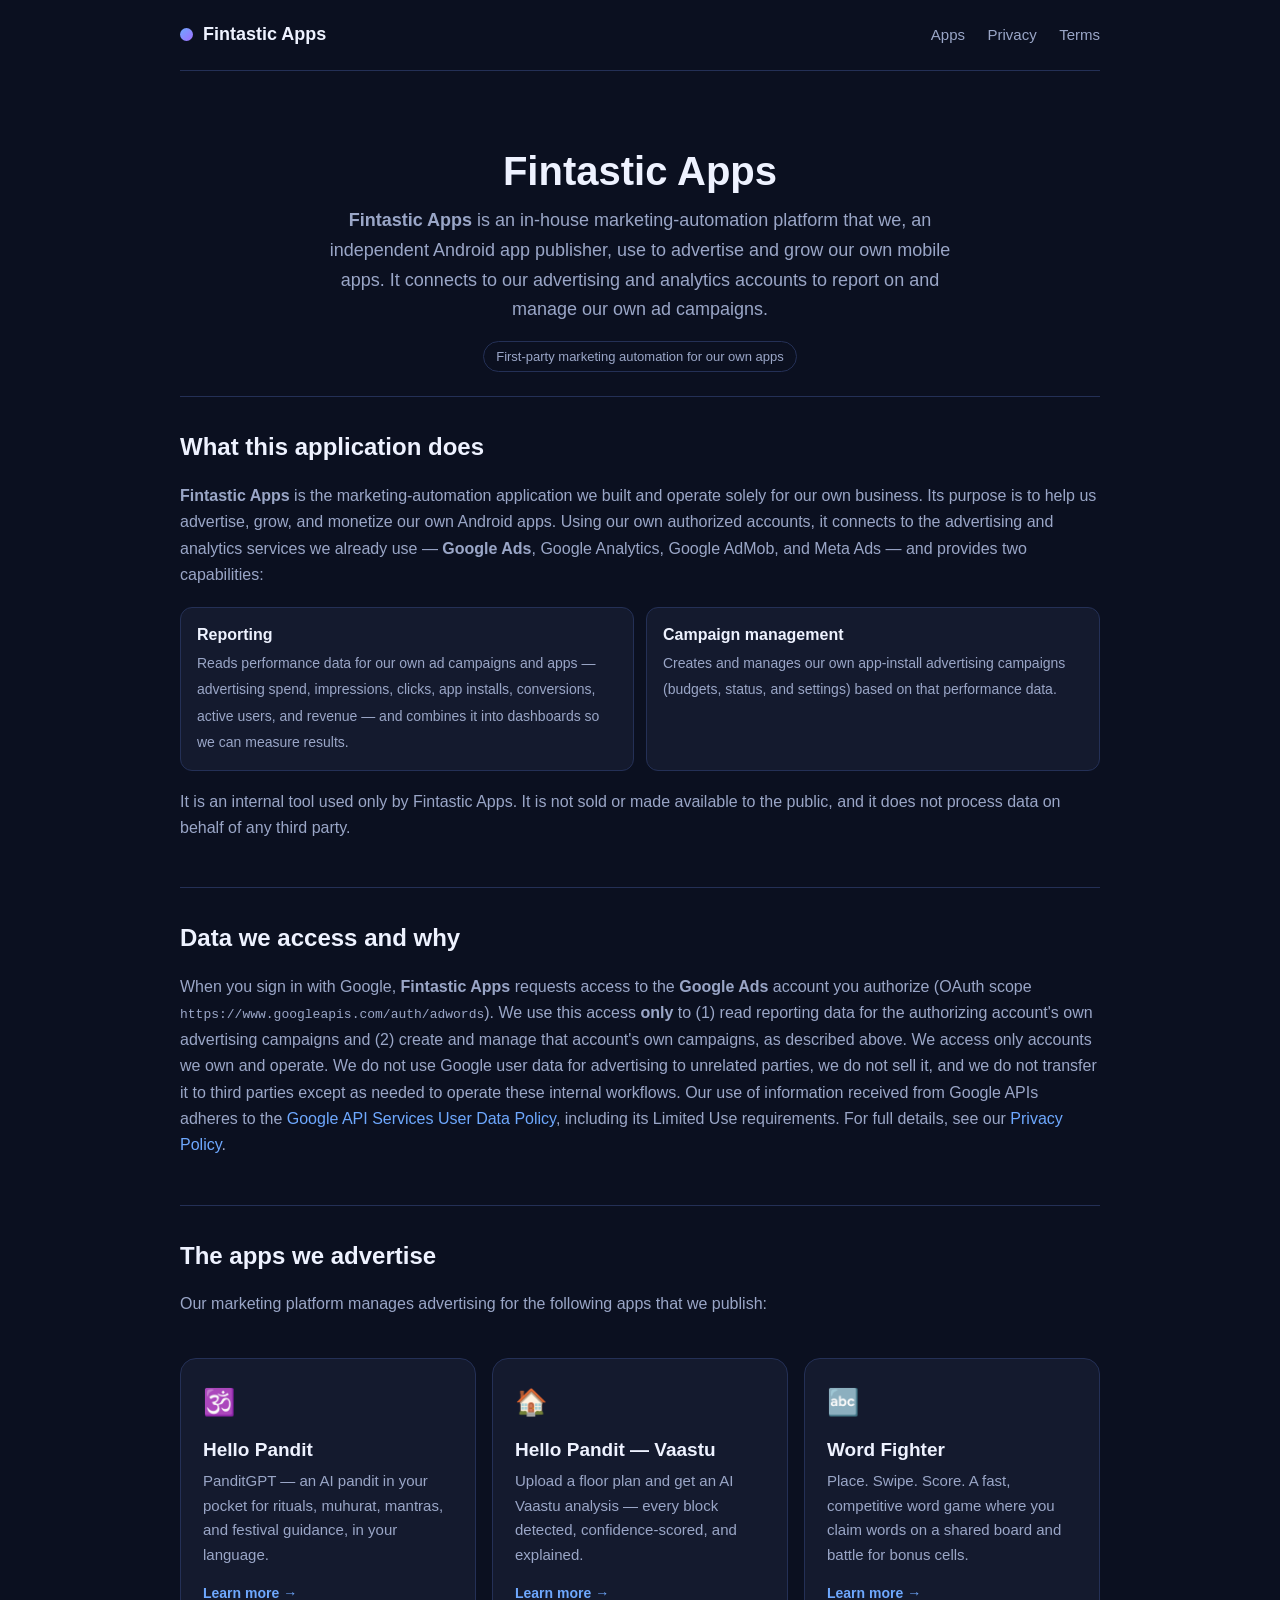
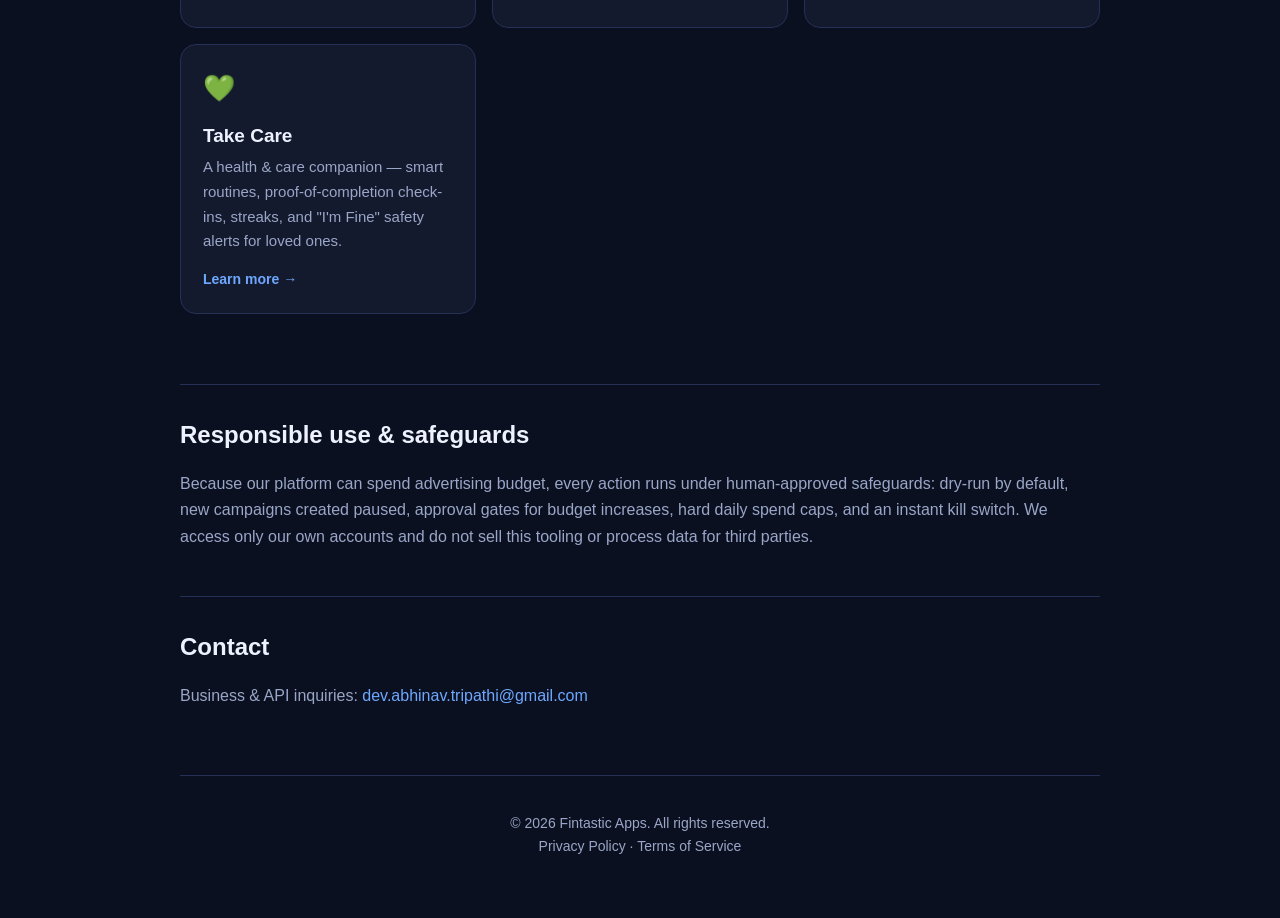
<file: index.html>
<!DOCTYPE html>
<html lang="en">
<head>
<meta charset="utf-8" />
<meta name="viewport" content="width=device-width, initial-scale=1" />
<title>Fintastic Apps — Android app publisher &amp; first-party marketing platform</title>
<meta name="description" content="Fintastic Apps is an independent Android app publisher that also operates Fintastic Apps, an in-house marketing platform using Google Ads, Google Analytics, AdMob, and Meta Ads to grow its own apps (Hello Pandit, Hello Pandit Vaastu, Word Fighter, Take Care)." />
<link rel="stylesheet" href="/style.css" />
</head>
<body>
<div class="wrap">
  <nav>
    <a class="brand" href="/"><span class="dot"></span> Fintastic Apps</a>
    <div class="links">
      <a href="#apps">Apps</a>
      <a href="/privacy.html">Privacy</a>
      <a href="/terms.html">Terms</a>
    </div>
  </nav>

  <header>
    <h1>Fintastic Apps</h1>
    <p class="lead"><b>Fintastic Apps</b> is an in-house marketing-automation platform that we, an independent Android app publisher, use to advertise and grow our own mobile apps. It connects to our advertising and analytics accounts to report on and manage our own ad campaigns.</p>
    <div class="pill">First-party marketing automation for our own apps</div>
  </header>

  <section id="purpose">
    <h2>What this application does</h2>
    <p class="muted"><b>Fintastic Apps</b> is the marketing-automation application we built and operate solely for our own business. Its purpose is to help us advertise, grow, and monetize our own Android apps. Using our own authorized accounts, it connects to the advertising and analytics services we already use — <b>Google Ads</b>, Google Analytics, Google AdMob, and Meta Ads — and provides two capabilities:</p>
    <ul class="feature-list">
      <li><b>Reporting</b><span>Reads performance data for our own ad campaigns and apps — advertising spend, impressions, clicks, app installs, conversions, active users, and revenue — and combines it into dashboards so we can measure results.</span></li>
      <li><b>Campaign management</b><span>Creates and manages our own app-install advertising campaigns (budgets, status, and settings) based on that performance data.</span></li>
    </ul>
    <p class="muted">It is an internal tool used only by Fintastic Apps. It is not sold or made available to the public, and it does not process data on behalf of any third party.</p>
  </section>

  <section id="data">
    <h2>Data we access and why</h2>
    <p class="muted">When you sign in with Google, <b>Fintastic Apps</b> requests access to the <b>Google Ads</b> account you authorize (OAuth scope <code>https://www.googleapis.com/auth/adwords</code>). We use this access <b>only</b> to (1) read reporting data for the authorizing account's own advertising campaigns and (2) create and manage that account's own campaigns, as described above. We access only accounts we own and operate. We do not use Google user data for advertising to unrelated parties, we do not sell it, and we do not transfer it to third parties except as needed to operate these internal workflows. Our use of information received from Google APIs adheres to the <a href="https://developers.google.com/terms/api-services-user-data-policy" target="_blank" rel="noopener">Google API Services User Data Policy</a>, including its Limited Use requirements. For full details, see our <a href="/privacy.html">Privacy Policy</a>.</p>
  </section>

  <section id="apps">
    <h2>The apps we advertise</h2>
    <p class="muted">Our marketing platform manages advertising for the following apps that we publish:</p>
    <div class="grid">
      <div class="card">
        <div class="ico">🕉️</div>
        <h3>Hello Pandit</h3>
        <p>PanditGPT — an AI pandit in your pocket for rituals, muhurat, mantras, and festival guidance, in your language.</p>
        <a class="go" href="/apps/hello-pandit.html">Learn more →</a>
      </div>
      <div class="card">
        <div class="ico">🏠</div>
        <h3>Hello Pandit — Vaastu</h3>
        <p>Upload a floor plan and get an AI Vaastu analysis — every block detected, confidence-scored, and explained.</p>
        <a class="go" href="/apps/vaastu.html">Learn more →</a>
      </div>
      <div class="card">
        <div class="ico">🔤</div>
        <h3>Word Fighter</h3>
        <p>Place. Swipe. Score. A fast, competitive word game where you claim words on a shared board and battle for bonus cells.</p>
        <a class="go" href="/apps/word-fighter.html">Learn more →</a>
      </div>
      <div class="card">
        <div class="ico">💚</div>
        <h3>Take Care</h3>
        <p>A health &amp; care companion — smart routines, proof-of-completion check-ins, streaks, and "I'm Fine" safety alerts for loved ones.</p>
        <a class="go" href="/apps/take-care.html">Learn more →</a>
      </div>
    </div>
  </section>

  <section>
    <h2>Responsible use &amp; safeguards</h2>
    <p class="muted">Because our platform can spend advertising budget, every action runs under human-approved safeguards: dry-run by default, new campaigns created paused, approval gates for budget increases, hard daily spend caps, and an instant kill switch. We access only our own accounts and do not sell this tooling or process data for third parties.</p>
  </section>

  <section>
    <h2>Contact</h2>
    <p class="muted">Business &amp; API inquiries: <a href="mailto:dev.abhinav.tripathi@gmail.com">dev.abhinav.tripathi@gmail.com</a></p>
  </section>

  <footer>
    &copy; <span id="y"></span> Fintastic Apps. All rights reserved.<br/>
    <a href="/privacy.html">Privacy Policy</a> &middot; <a href="/terms.html">Terms of Service</a>
  </footer>
</div>
<script>document.getElementById('y').textContent=new Date().getFullYear();</script>
</body>
</html>
</file>
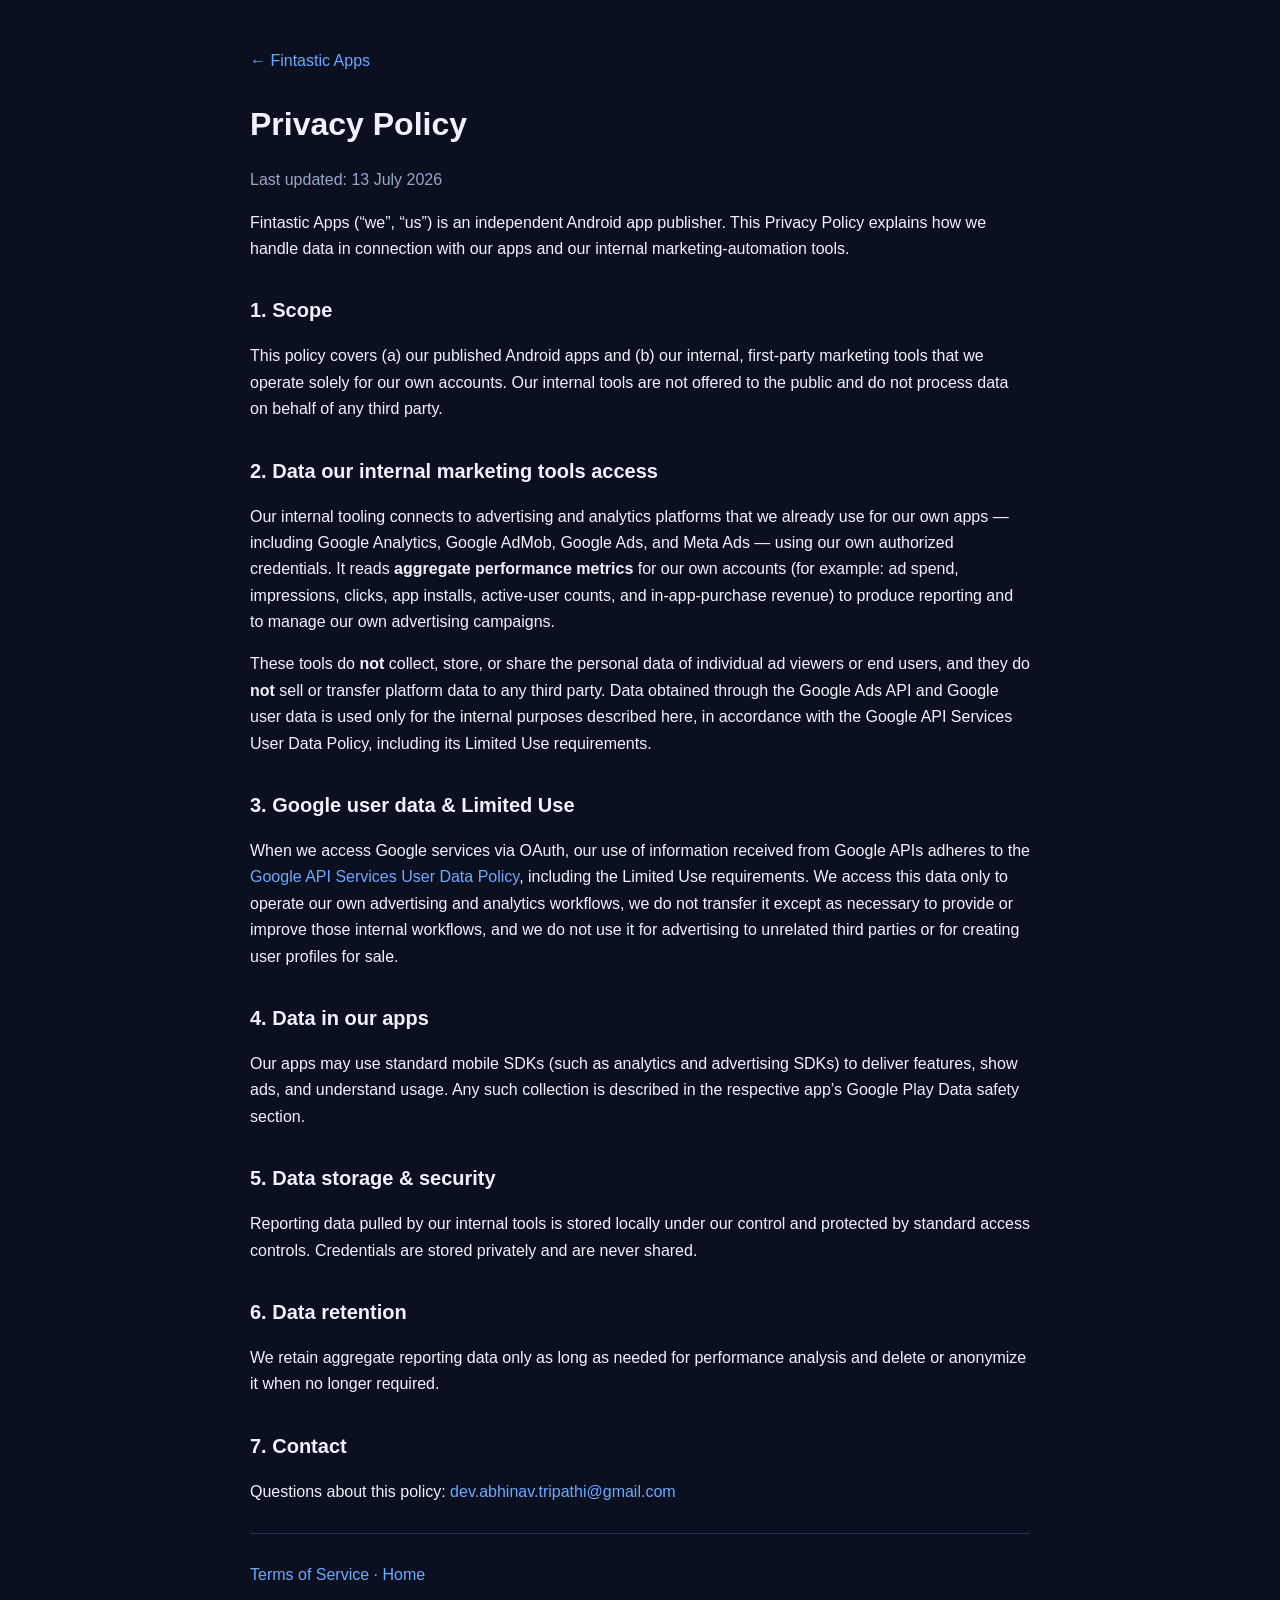
<file: privacy.html>
<!DOCTYPE html>
<html lang="en">
<head>
<meta charset="utf-8" />
<meta name="viewport" content="width=device-width, initial-scale=1" />
<title>Privacy Policy — Fintastic Apps</title>
<meta name="description" content="Privacy Policy for Fintastic Apps and its internal marketing tools." />
<style>
  :root{--bg:#0b1020;--card:#141a2e;--ink:#eef2ff;--muted:#9aa6c7;--accent:#6ea8fe;--line:#243056}
  *{box-sizing:border-box}
  body{margin:0;font-family:-apple-system,BlinkMacSystemFont,"Segoe UI",Roboto,Helvetica,Arial,sans-serif;background:var(--bg);color:var(--ink);line-height:1.65}
  .wrap{max-width:820px;margin:0 auto;padding:48px 20px 80px}
  a{color:var(--accent);text-decoration:none}a:hover{text-decoration:underline}
  h1{font-size:32px;margin:0 0 6px}
  .muted{color:var(--muted)}
  h2{font-size:20px;margin:32px 0 8px}
  .back{display:inline-block;margin-bottom:24px}
  hr{border:none;border-top:1px solid var(--line);margin:28px 0}
</style>
</head>
<body>
<div class="wrap">
  <a class="back" href="./">&larr; Fintastic Apps</a>
  <h1>Privacy Policy</h1>
  <p class="muted">Last updated: 13 July 2026</p>

  <p>Fintastic Apps (&ldquo;we&rdquo;, &ldquo;us&rdquo;) is an independent Android app publisher. This Privacy Policy explains how we handle data in connection with our apps and our internal marketing-automation tools.</p>

  <h2>1. Scope</h2>
  <p>This policy covers (a) our published Android apps and (b) our internal, first-party marketing tools that we operate solely for our own accounts. Our internal tools are not offered to the public and do not process data on behalf of any third party.</p>

  <h2>2. Data our internal marketing tools access</h2>
  <p>Our internal tooling connects to advertising and analytics platforms that we already use for our own apps &mdash; including Google Analytics, Google AdMob, Google Ads, and Meta Ads &mdash; using our own authorized credentials. It reads <strong>aggregate performance metrics</strong> for our own accounts (for example: ad spend, impressions, clicks, app installs, active-user counts, and in-app-purchase revenue) to produce reporting and to manage our own advertising campaigns.</p>
  <p>These tools do <strong>not</strong> collect, store, or share the personal data of individual ad viewers or end users, and they do <strong>not</strong> sell or transfer platform data to any third party. Data obtained through the Google Ads API and Google user data is used only for the internal purposes described here, in accordance with the Google API Services User Data Policy, including its Limited Use requirements.</p>

  <h2>3. Google user data &amp; Limited Use</h2>
  <p>When we access Google services via OAuth, our use of information received from Google APIs adheres to the <a href="https://developers.google.com/terms/api-services-user-data-policy" target="_blank" rel="noopener">Google API Services User Data Policy</a>, including the Limited Use requirements. We access this data only to operate our own advertising and analytics workflows, we do not transfer it except as necessary to provide or improve those internal workflows, and we do not use it for advertising to unrelated third parties or for creating user profiles for sale.</p>

  <h2>4. Data in our apps</h2>
  <p>Our apps may use standard mobile SDKs (such as analytics and advertising SDKs) to deliver features, show ads, and understand usage. Any such collection is described in the respective app&rsquo;s Google Play Data safety section.</p>

  <h2>5. Data storage &amp; security</h2>
  <p>Reporting data pulled by our internal tools is stored locally under our control and protected by standard access controls. Credentials are stored privately and are never shared.</p>

  <h2>6. Data retention</h2>
  <p>We retain aggregate reporting data only as long as needed for performance analysis and delete or anonymize it when no longer required.</p>

  <h2>7. Contact</h2>
  <p>Questions about this policy: <a href="mailto:dev.abhinav.tripathi@gmail.com">dev.abhinav.tripathi@gmail.com</a></p>

  <hr />
  <p class="muted"><a href="./terms.html">Terms of Service</a> &middot; <a href="./">Home</a></p>
</div>
</body>
</html>
</file>
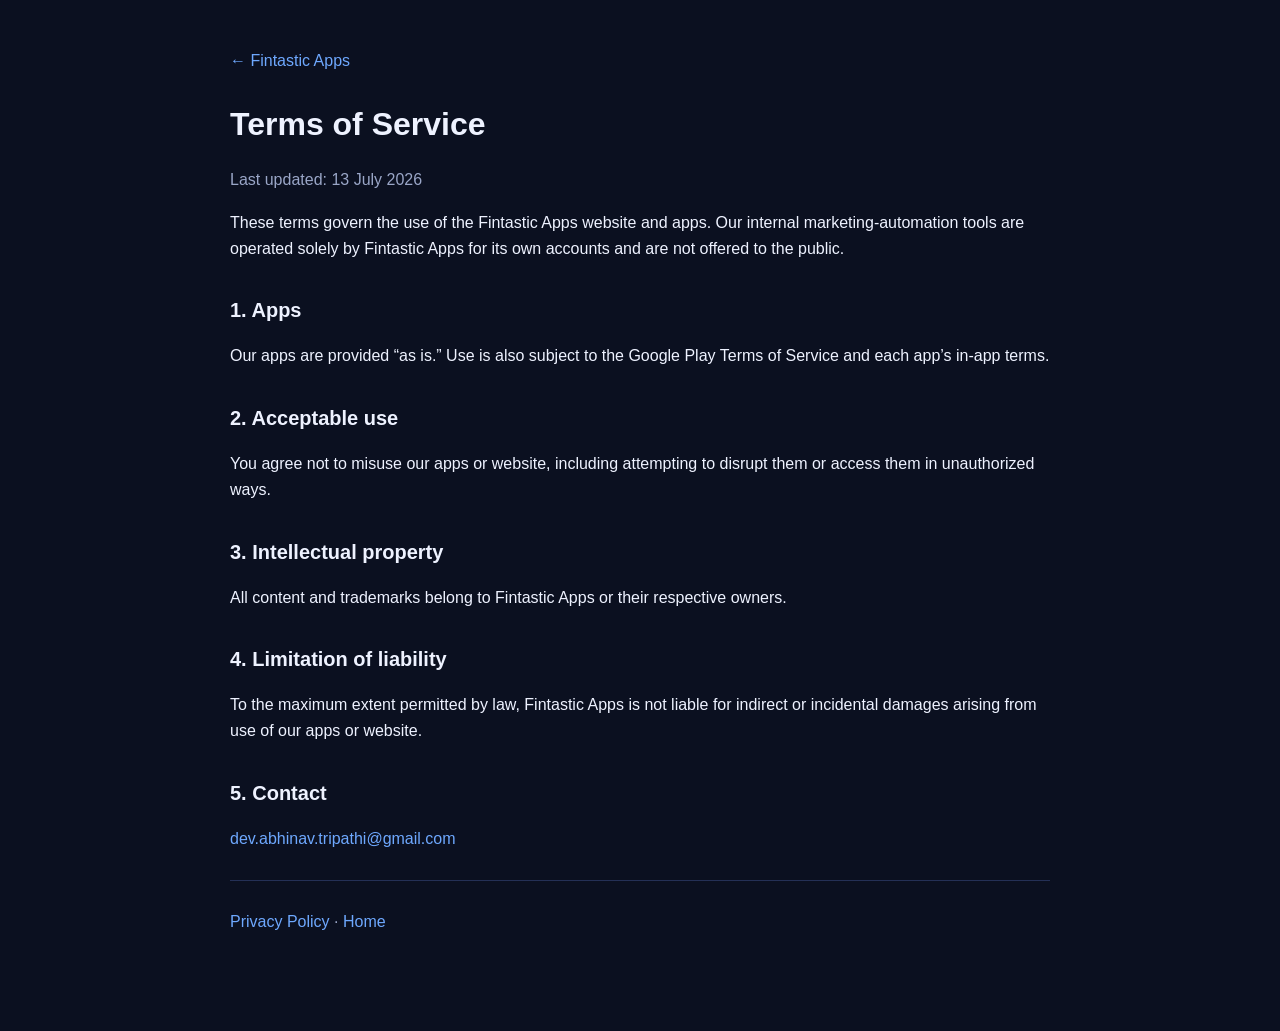
<file: terms.html>
<!DOCTYPE html>
<html lang="en">
<head>
<meta charset="utf-8" />
<meta name="viewport" content="width=device-width, initial-scale=1" />
<title>Terms of Service — Fintastic Apps</title>
<style>
  :root{--bg:#0b1020;--ink:#eef2ff;--muted:#9aa6c7;--accent:#6ea8fe;--line:#243056}
  body{margin:0;font-family:-apple-system,BlinkMacSystemFont,"Segoe UI",Roboto,Helvetica,Arial,sans-serif;background:var(--bg);color:var(--ink);line-height:1.65}
  .wrap{max-width:820px;margin:0 auto;padding:48px 20px 80px}
  a{color:var(--accent);text-decoration:none}a:hover{text-decoration:underline}
  h1{font-size:32px;margin:0 0 6px}.muted{color:var(--muted)}
  h2{font-size:20px;margin:32px 0 8px}.back{display:inline-block;margin-bottom:24px}
  hr{border:none;border-top:1px solid var(--line);margin:28px 0}
</style>
</head>
<body>
<div class="wrap">
  <a class="back" href="./">&larr; Fintastic Apps</a>
  <h1>Terms of Service</h1>
  <p class="muted">Last updated: 13 July 2026</p>
  <p>These terms govern the use of the Fintastic Apps website and apps. Our internal marketing-automation tools are operated solely by Fintastic Apps for its own accounts and are not offered to the public.</p>
  <h2>1. Apps</h2>
  <p>Our apps are provided &ldquo;as is.&rdquo; Use is also subject to the Google Play Terms of Service and each app&rsquo;s in-app terms.</p>
  <h2>2. Acceptable use</h2>
  <p>You agree not to misuse our apps or website, including attempting to disrupt them or access them in unauthorized ways.</p>
  <h2>3. Intellectual property</h2>
  <p>All content and trademarks belong to Fintastic Apps or their respective owners.</p>
  <h2>4. Limitation of liability</h2>
  <p>To the maximum extent permitted by law, Fintastic Apps is not liable for indirect or incidental damages arising from use of our apps or website.</p>
  <h2>5. Contact</h2>
  <p><a href="mailto:dev.abhinav.tripathi@gmail.com">dev.abhinav.tripathi@gmail.com</a></p>
  <hr />
  <p class="muted"><a href="./privacy.html">Privacy Policy</a> &middot; <a href="./">Home</a></p>
</div>
</body>
</html>
</file>
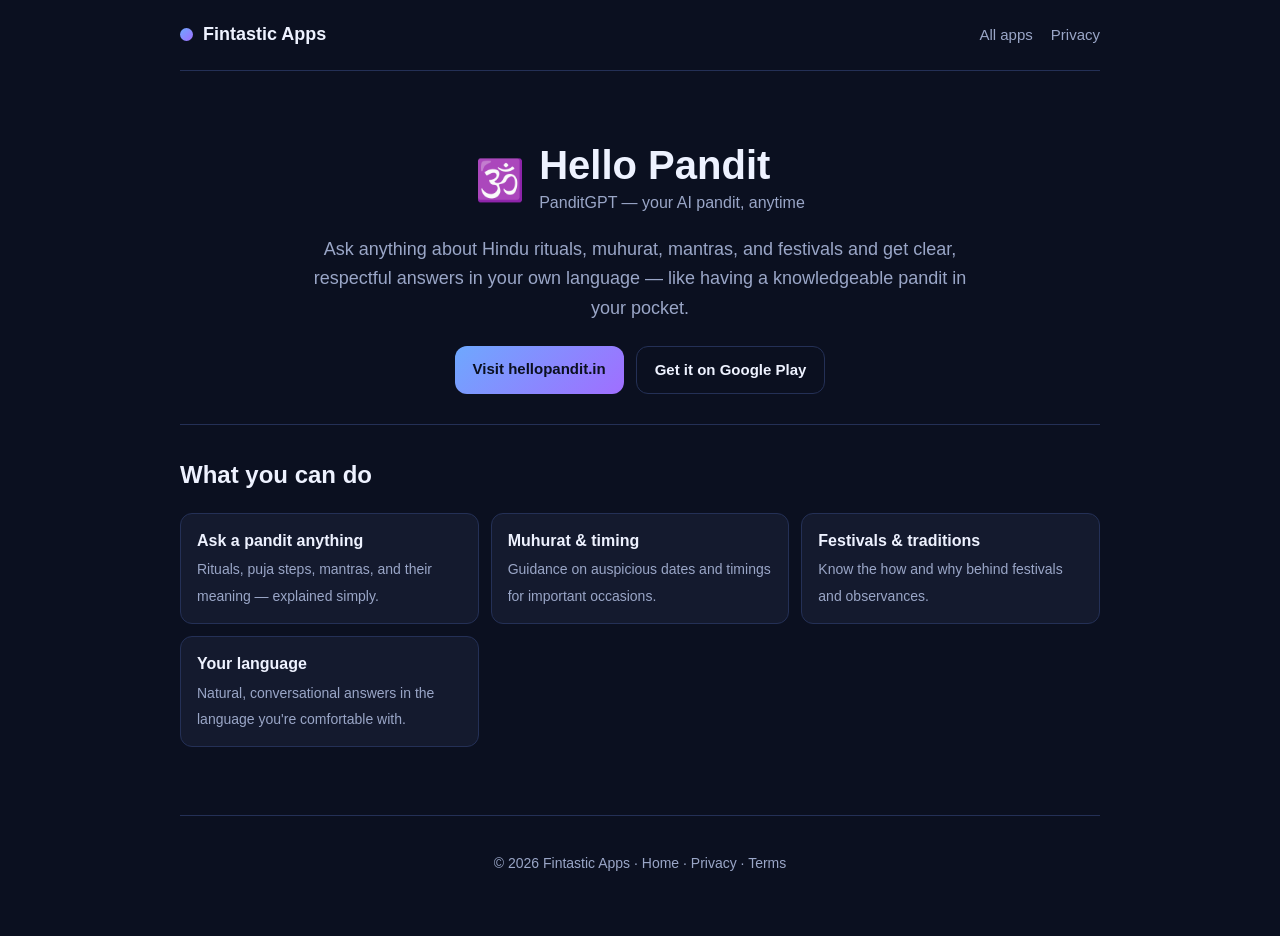
<file: apps/hello-pandit.html>
<!DOCTYPE html>
<html lang="en">
<head>
<meta charset="utf-8" />
<meta name="viewport" content="width=device-width, initial-scale=1" />
<title>Hello Pandit (PanditGPT) — Fintastic Apps</title>
<meta name="description" content="Hello Pandit (PanditGPT) is an AI pandit for rituals, muhurat, mantras, and festival guidance in your language." />
<link rel="stylesheet" href="/style.css" />
</head>
<body>
<div class="wrap">
  <nav>
    <a class="brand" href="/"><span class="dot"></span> Fintastic Apps</a>
    <div class="links"><a href="/#apps">All apps</a><a href="/privacy.html">Privacy</a></div>
  </nav>

  <header>
    <div class="hero-app" style="justify-content:center">
      <span class="emoji">🕉️</span>
      <div style="text-align:left">
        <h1 style="margin:0">Hello Pandit</h1>
        <p class="muted" style="margin:2px 0 0">PanditGPT — your AI pandit, anytime</p>
      </div>
    </div>
    <p class="lead" style="margin-top:18px">Ask anything about Hindu rituals, muhurat, mantras, and festivals and get clear, respectful answers in your own language — like having a knowledgeable pandit in your pocket.</p>
    <div class="btns" style="justify-content:center">
      <a class="btn primary" href="https://hellopandit.in/" target="_blank" rel="noopener">Visit hellopandit.in</a>
      <a class="btn ghost" href="https://play.google.com/store/apps/details?id=com.hellopandit.app" target="_blank" rel="noopener">Get it on Google Play</a>
    </div>
  </header>

  <section>
    <h2>What you can do</h2>
    <ul class="feature-list">
      <li><b>Ask a pandit anything</b><span>Rituals, puja steps, mantras, and their meaning — explained simply.</span></li>
      <li><b>Muhurat &amp; timing</b><span>Guidance on auspicious dates and timings for important occasions.</span></li>
      <li><b>Festivals &amp; traditions</b><span>Know the how and why behind festivals and observances.</span></li>
      <li><b>Your language</b><span>Natural, conversational answers in the language you're comfortable with.</span></li>
    </ul>
  </section>

  <footer>
    &copy; <span id="y"></span> Fintastic Apps &middot; <a href="/">Home</a> &middot; <a href="/privacy.html">Privacy</a> &middot; <a href="/terms.html">Terms</a>
  </footer>
</div>
<script>document.getElementById('y').textContent=new Date().getFullYear();</script>
</body>
</html>
</file>
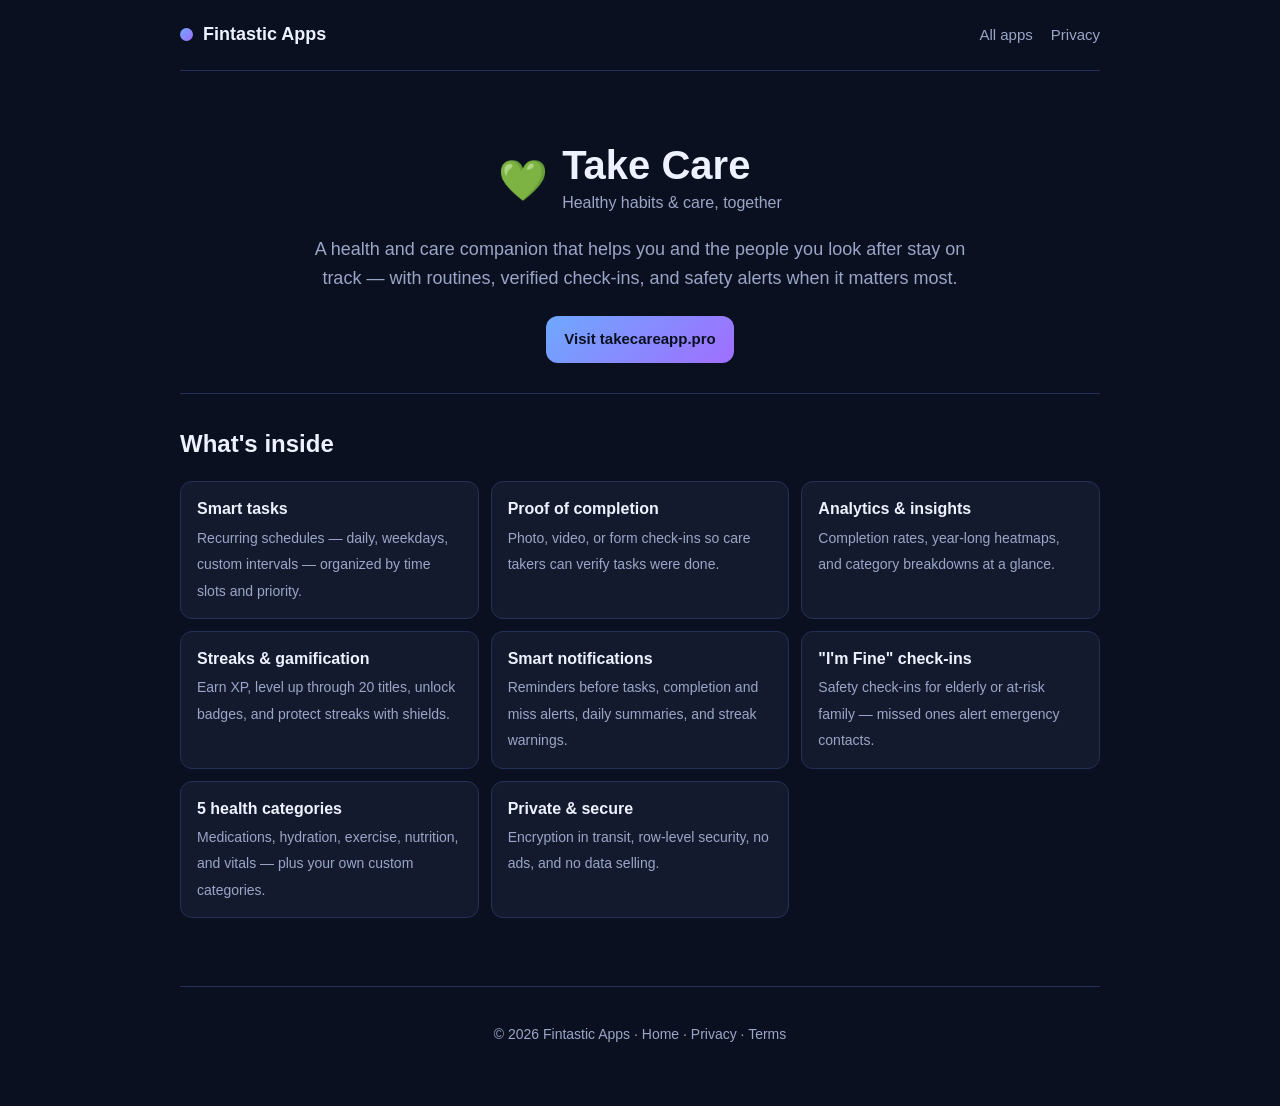
<file: apps/take-care.html>
<!DOCTYPE html>
<html lang="en">
<head>
<meta charset="utf-8" />
<meta name="viewport" content="width=device-width, initial-scale=1" />
<title>Take Care — Fintastic Apps</title>
<meta name="description" content="Take Care is a health and care companion: smart routines, proof-of-completion check-ins, streaks, safety I'm Fine check-ins, and private-by-design data." />
<link rel="stylesheet" href="/style.css" />
</head>
<body>
<div class="wrap">
  <nav>
    <a class="brand" href="/"><span class="dot"></span> Fintastic Apps</a>
    <div class="links"><a href="/#apps">All apps</a><a href="/privacy.html">Privacy</a></div>
  </nav>

  <header>
    <div class="hero-app" style="justify-content:center">
      <span class="emoji">💚</span>
      <div style="text-align:left">
        <h1 style="margin:0">Take Care</h1>
        <p class="muted" style="margin:2px 0 0">Healthy habits &amp; care, together</p>
      </div>
    </div>
    <p class="lead" style="margin-top:18px">A health and care companion that helps you and the people you look after stay on track — with routines, verified check-ins, and safety alerts when it matters most.</p>
    <div class="btns" style="justify-content:center">
      <a class="btn primary" href="https://takecareapp.pro" target="_blank" rel="noopener">Visit takecareapp.pro</a>
    </div>
  </header>

  <section>
    <h2>What's inside</h2>
    <ul class="feature-list">
      <li><b>Smart tasks</b><span>Recurring schedules — daily, weekdays, custom intervals — organized by time slots and priority.</span></li>
      <li><b>Proof of completion</b><span>Photo, video, or form check-ins so care takers can verify tasks were done.</span></li>
      <li><b>Analytics &amp; insights</b><span>Completion rates, year-long heatmaps, and category breakdowns at a glance.</span></li>
      <li><b>Streaks &amp; gamification</b><span>Earn XP, level up through 20 titles, unlock badges, and protect streaks with shields.</span></li>
      <li><b>Smart notifications</b><span>Reminders before tasks, completion and miss alerts, daily summaries, and streak warnings.</span></li>
      <li><b>"I'm Fine" check-ins</b><span>Safety check-ins for elderly or at-risk family — missed ones alert emergency contacts.</span></li>
      <li><b>5 health categories</b><span>Medications, hydration, exercise, nutrition, and vitals — plus your own custom categories.</span></li>
      <li><b>Private &amp; secure</b><span>Encryption in transit, row-level security, no ads, and no data selling.</span></li>
    </ul>
  </section>

  <footer>
    &copy; <span id="y"></span> Fintastic Apps &middot; <a href="/">Home</a> &middot; <a href="/privacy.html">Privacy</a> &middot; <a href="/terms.html">Terms</a>
  </footer>
</div>
<script>document.getElementById('y').textContent=new Date().getFullYear();</script>
</body>
</html>
</file>
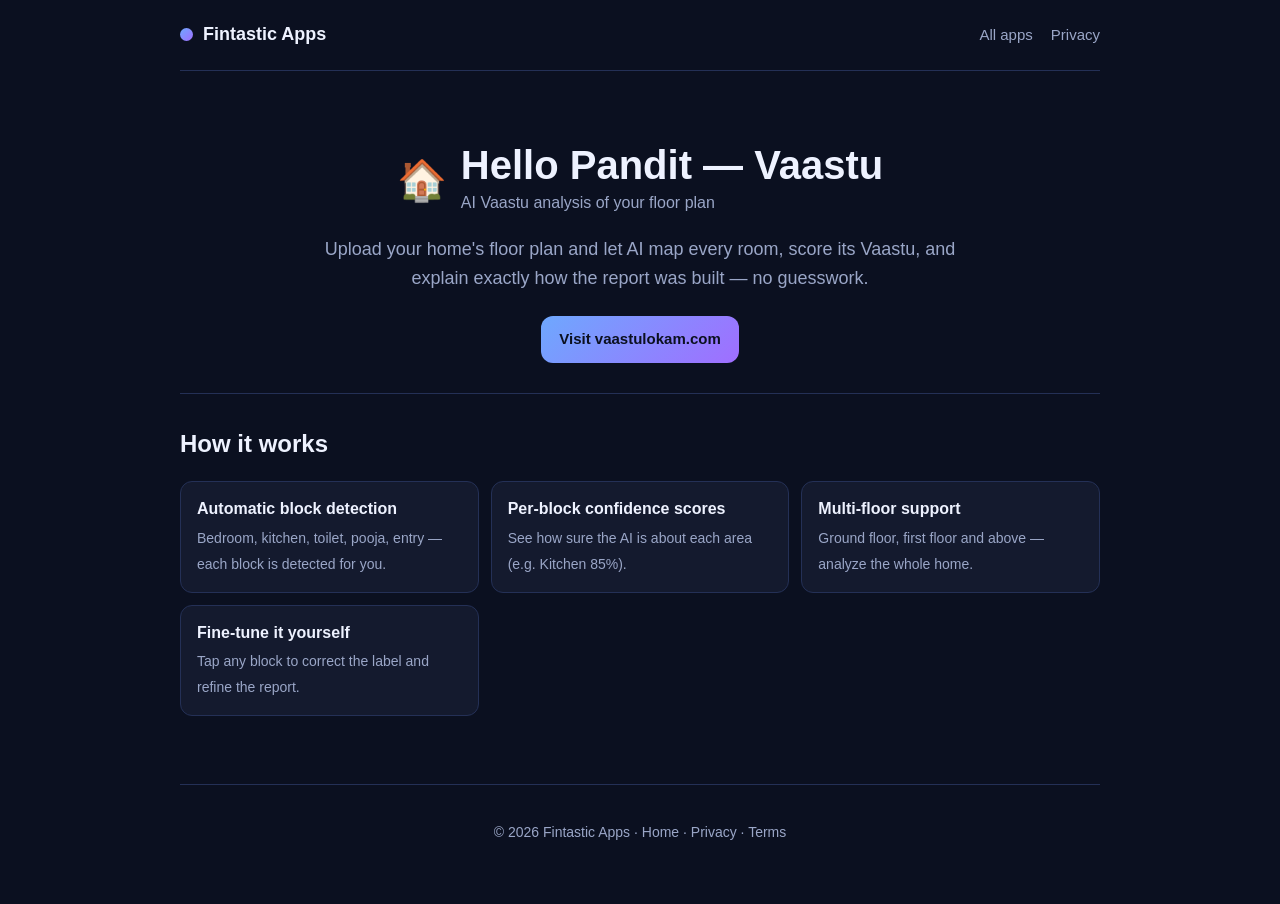
<file: apps/vaastu.html>
<!DOCTYPE html>
<html lang="en">
<head>
<meta charset="utf-8" />
<meta name="viewport" content="width=device-width, initial-scale=1" />
<title>Hello Pandit — Vaastu — Fintastic Apps</title>
<meta name="description" content="Hello Pandit Vaastu analyzes your floor plan with AI: every block detected, confidence-scored, and explained, with multi-floor support." />
<link rel="stylesheet" href="/style.css" />
</head>
<body>
<div class="wrap">
  <nav>
    <a class="brand" href="/"><span class="dot"></span> Fintastic Apps</a>
    <div class="links"><a href="/#apps">All apps</a><a href="/privacy.html">Privacy</a></div>
  </nav>

  <header>
    <div class="hero-app" style="justify-content:center">
      <span class="emoji">🏠</span>
      <div style="text-align:left">
        <h1 style="margin:0">Hello Pandit — Vaastu</h1>
        <p class="muted" style="margin:2px 0 0">AI Vaastu analysis of your floor plan</p>
      </div>
    </div>
    <p class="lead" style="margin-top:18px">Upload your home's floor plan and let AI map every room, score its Vaastu, and explain exactly how the report was built — no guesswork.</p>
    <div class="btns" style="justify-content:center">
      <a class="btn primary" href="https://vaastulokam.com" target="_blank" rel="noopener">Visit vaastulokam.com</a>
    </div>
  </header>

  <section>
    <h2>How it works</h2>
    <ul class="feature-list">
      <li><b>Automatic block detection</b><span>Bedroom, kitchen, toilet, pooja, entry — each block is detected for you.</span></li>
      <li><b>Per-block confidence scores</b><span>See how sure the AI is about each area (e.g. Kitchen 85%).</span></li>
      <li><b>Multi-floor support</b><span>Ground floor, first floor and above — analyze the whole home.</span></li>
      <li><b>Fine-tune it yourself</b><span>Tap any block to correct the label and refine the report.</span></li>
    </ul>
  </section>

  <footer>
    &copy; <span id="y"></span> Fintastic Apps &middot; <a href="/">Home</a> &middot; <a href="/privacy.html">Privacy</a> &middot; <a href="/terms.html">Terms</a>
  </footer>
</div>
<script>document.getElementById('y').textContent=new Date().getFullYear();</script>
</body>
</html>
</file>
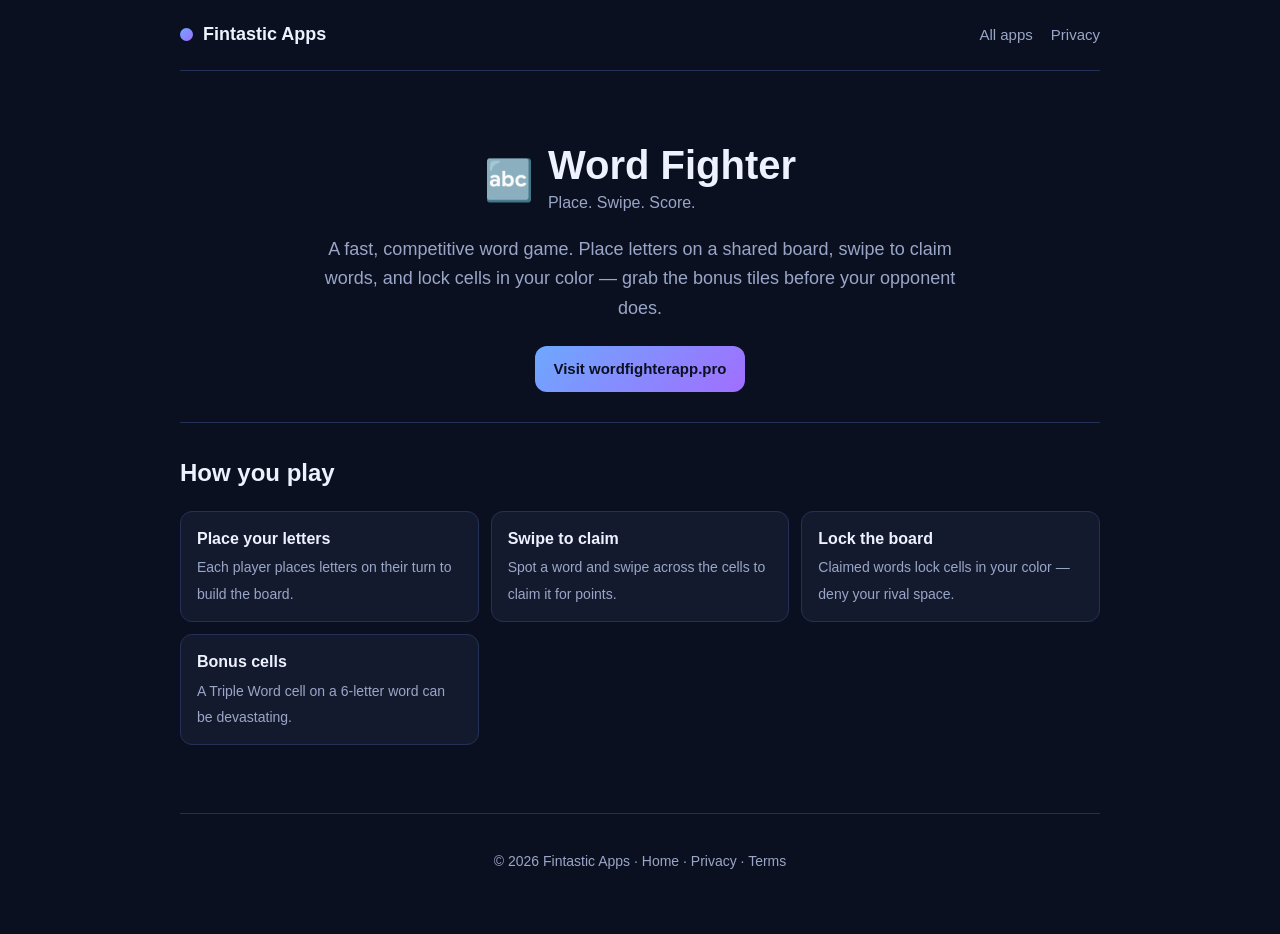
<file: apps/word-fighter.html>
<!DOCTYPE html>
<html lang="en">
<head>
<meta charset="utf-8" />
<meta name="viewport" content="width=device-width, initial-scale=1" />
<title>Word Fighter — Fintastic Apps</title>
<meta name="description" content="Word Fighter: place letters, swipe to claim words, and battle for bonus cells in a fast, competitive word game." />
<link rel="stylesheet" href="/style.css" />
</head>
<body>
<div class="wrap">
  <nav>
    <a class="brand" href="/"><span class="dot"></span> Fintastic Apps</a>
    <div class="links"><a href="/#apps">All apps</a><a href="/privacy.html">Privacy</a></div>
  </nav>

  <header>
    <div class="hero-app" style="justify-content:center">
      <span class="emoji">🔤</span>
      <div style="text-align:left">
        <h1 style="margin:0">Word Fighter</h1>
        <p class="muted" style="margin:2px 0 0">Place. Swipe. Score.</p>
      </div>
    </div>
    <p class="lead" style="margin-top:18px">A fast, competitive word game. Place letters on a shared board, swipe to claim words, and lock cells in your color — grab the bonus tiles before your opponent does.</p>
    <div class="btns" style="justify-content:center">
      <a class="btn primary" href="https://wordfighterapp.pro" target="_blank" rel="noopener">Visit wordfighterapp.pro</a>
    </div>
  </header>

  <section>
    <h2>How you play</h2>
    <ul class="feature-list">
      <li><b>Place your letters</b><span>Each player places letters on their turn to build the board.</span></li>
      <li><b>Swipe to claim</b><span>Spot a word and swipe across the cells to claim it for points.</span></li>
      <li><b>Lock the board</b><span>Claimed words lock cells in your color — deny your rival space.</span></li>
      <li><b>Bonus cells</b><span>A Triple Word cell on a 6-letter word can be devastating.</span></li>
    </ul>
  </section>

  <footer>
    &copy; <span id="y"></span> Fintastic Apps &middot; <a href="/">Home</a> &middot; <a href="/privacy.html">Privacy</a> &middot; <a href="/terms.html">Terms</a>
  </footer>
</div>
<script>document.getElementById('y').textContent=new Date().getFullYear();</script>
</body>
</html>
</file>
<file: style.css>
:root{
  --bg:#0b1020;--card:#141a2e;--ink:#eef2ff;--muted:#9aa6c7;
  --accent:#6ea8fe;--accent2:#a06eff;--line:#243056;--ok:#3ddc97
}
*{box-sizing:border-box}
html{scroll-behavior:smooth}
body{margin:0;font-family:-apple-system,BlinkMacSystemFont,"Segoe UI",Roboto,Helvetica,Arial,sans-serif;
  background:var(--bg);color:var(--ink);line-height:1.65}
a{color:var(--accent);text-decoration:none}a:hover{text-decoration:underline}
.wrap{max-width:960px;margin:0 auto;padding:0 20px}
nav{display:flex;align-items:center;justify-content:space-between;padding:20px 0;border-bottom:1px solid var(--line)}
.brand{display:inline-flex;align-items:center;gap:10px;font-weight:700;font-size:18px;color:var(--ink)}
.dot{width:13px;height:13px;border-radius:50%;background:linear-gradient(135deg,var(--accent),var(--accent2))}
nav .links a{color:var(--muted);margin-left:18px;font-size:15px}
header{padding:64px 0 24px;text-align:center}
h1{font-size:40px;line-height:1.14;margin:14px 0 12px}
.lead{color:var(--muted);font-size:18px;max-width:660px;margin:0 auto}
.pill{display:inline-block;padding:4px 12px;border:1px solid var(--line);border-radius:999px;color:var(--muted);font-size:13px;margin-top:16px}
.grid{display:grid;grid-template-columns:repeat(auto-fit,minmax(260px,1fr));gap:16px;margin:40px 0}
.card{background:var(--card);border:1px solid var(--line);border-radius:16px;padding:22px;display:flex;flex-direction:column}
.card .ico{font-size:26px}
.card h3{margin:10px 0 4px;font-size:19px}
.card p{margin:0 0 14px;color:var(--muted);font-size:15px;flex:1}
.card .go{font-size:14px;font-weight:600}
section{padding:30px 0;border-top:1px solid var(--line)}
h2{font-size:24px;margin:0 0 10px}
.muted{color:var(--muted)}
.btns{display:flex;flex-wrap:wrap;gap:12px;margin:22px 0 6px}
.btn{display:inline-block;padding:11px 18px;border-radius:12px;font-weight:600;font-size:15px;border:1px solid var(--line)}
.btn.primary{background:linear-gradient(135deg,var(--accent),var(--accent2));color:#0b1020;border:none}
.btn.ghost{color:var(--ink)}
.feature-list{list-style:none;padding:0;margin:18px 0;display:grid;grid-template-columns:repeat(auto-fit,minmax(260px,1fr));gap:12px}
.feature-list li{background:var(--card);border:1px solid var(--line);border-radius:12px;padding:14px 16px}
.feature-list b{display:block;margin-bottom:2px}
.feature-list span{color:var(--muted);font-size:14px}
.hero-app{display:flex;align-items:center;gap:14px;margin-top:8px}
.hero-app .emoji{font-size:40px}
footer{padding:36px 0 60px;color:var(--muted);font-size:14px;text-align:center;border-top:1px solid var(--line);margin-top:20px}
footer a{color:var(--muted)}
</file>
